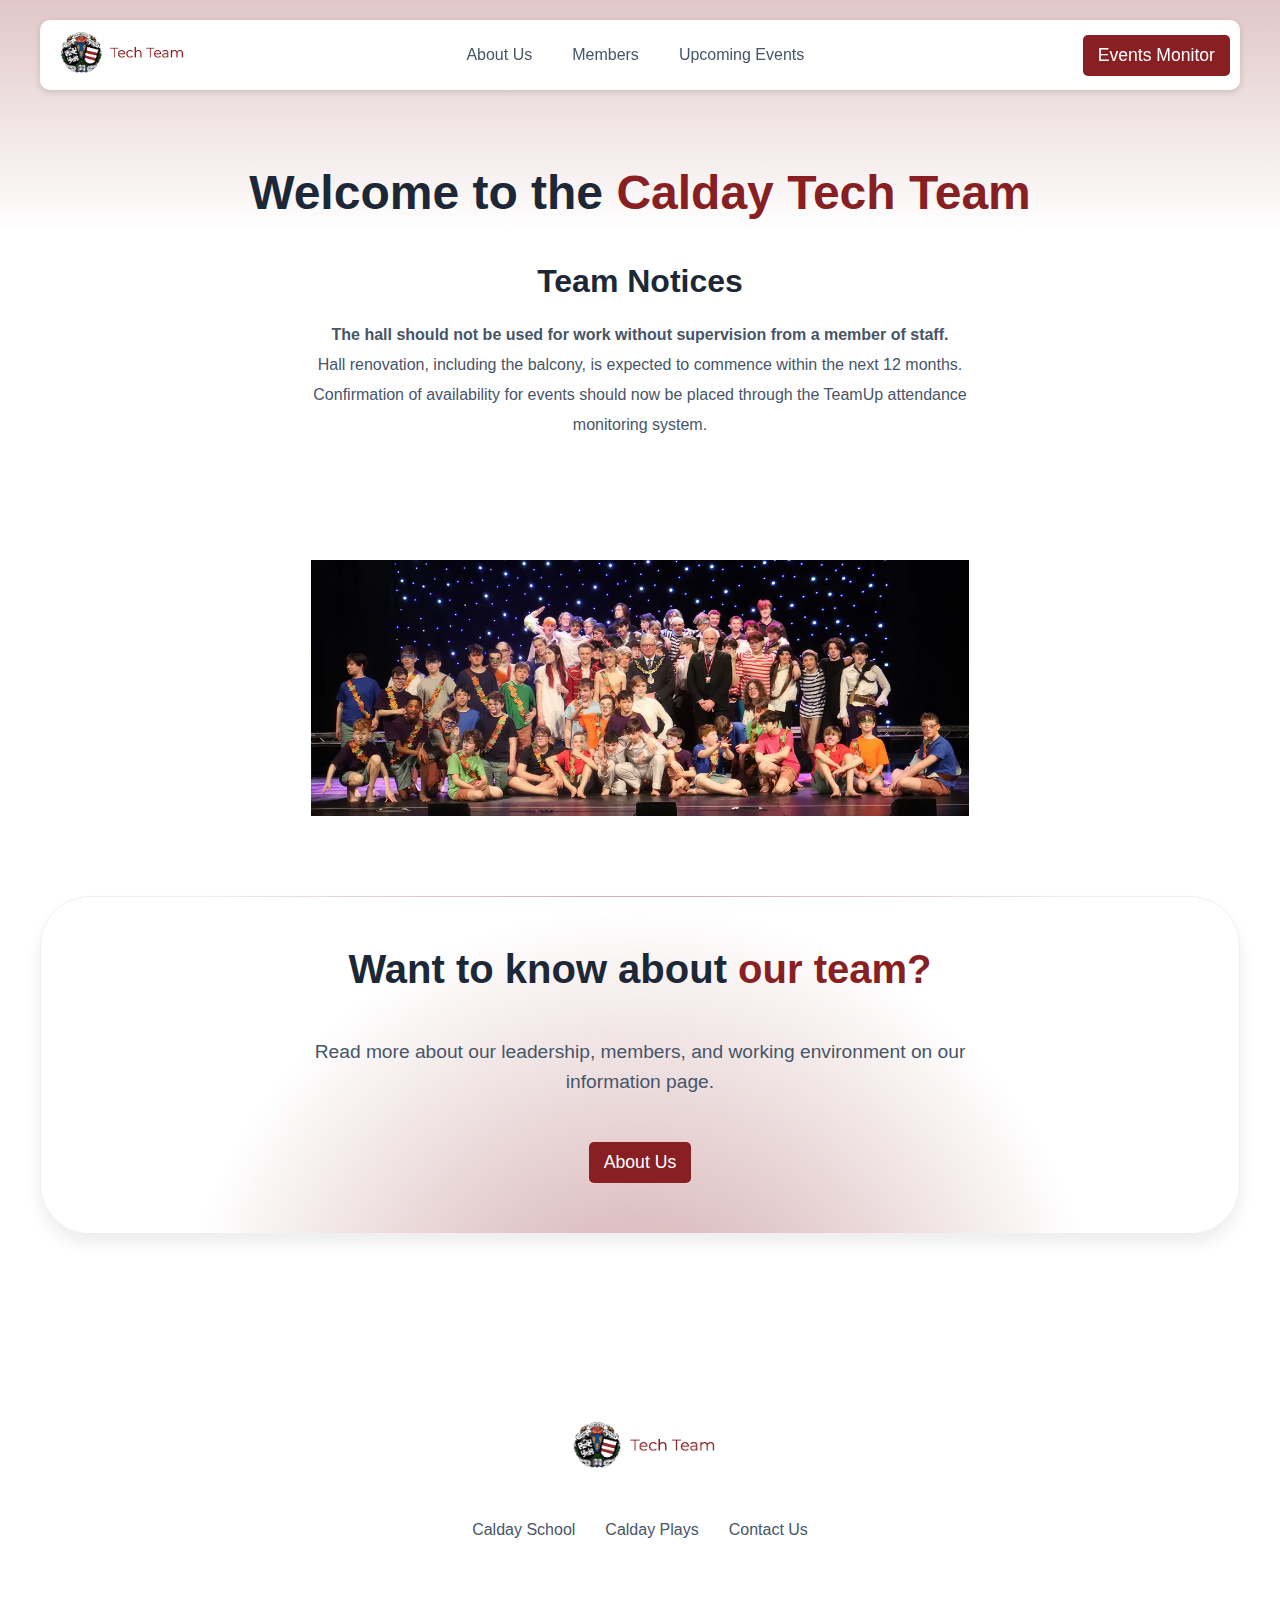
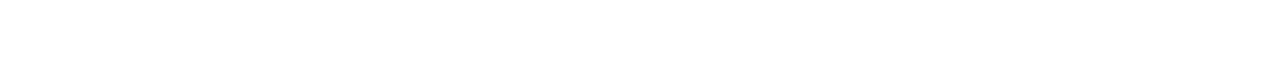
<file: index.html>
<!doctype html>
            <html lang="en">
              <head>
                <meta charset="utf-8">
                <title>Calday Tech</title>
                <meta name="generator" content="GrapesJS Studio">
                <meta name="viewport" content="width=device-width,initial-scale=1">
                <meta property="og:type" content="website">
                <meta name="robots" content="noindex">
                <link rel="stylesheet" href="./css/style.css">
                <link rel="icon" href="./Calday-Crest-Small.jpg">
              </head>
              <body id="iau9"><div class="gjs-grid-row" id="i6po"><div class="gjs-grid-column" id="itjq"><div class="gjs-grid-row" id="iyd2"><div class="gjs-grid-column" id="iqjl"><a class="gjs-link-box" id="iucmr" href="/"><img id="ig87kf" src="assets/image_2023_09_14_194724669.png"/></a></div><div class="gjs-grid-column" id="iffs"><div class="gjs-grid-row" id="it00l"><div class="gjs-grid-column" id="irtfd"><a id="icfyb" href="./about_us.html" class="gjs-link">About Us</a><a href="./members.html" id="infmy1" class="gjs-link">Members</a></div><div class="gjs-grid-column" id="icyzp"><a id="i88iz" href="./upcoming_events.html" class="gjs-link">Upcoming Events</a></div></div></div><div class="gjs-grid-column" id="id7x"><a class="gjs-button" id="i1mew" title="" href="https://teamup.com/ksmt1a6bdmq7vwgtkw" target="_blank">Events Monitor</a></div></div></div></div><div class="gjs-grid-row" id="irz7b"><div class="gjs-grid-column" id="iycz3"><h1 class="gjs-heading" id="irjua">Welcome to the <span id="i4jn1p" class="gjs-text-blue">Calday Tech Team</span></h1><div class="gjs-divider" id="i9zdg5"></div><h1 class="gjs-heading" id="injsmf"><span id="i2pbe9">Team Notices</span></h1><div id="itndw" class="text-main-content"><b>The hall should not be used for work without supervision from a member of staff.</b><br/>Hall renovation, including the balcony, is expected to commence within the next 12 months.<br/>Confirmation of availability for events should now be placed through the TeamUp attendance monitoring system.<br/></div></div></div><div class="gjs-image-box" id="i6bakl"></div><div class="gjs-grid-row" id="iz29ek"><div class="gjs-grid-column" id="ik2rdi"><h2 class="gjs-heading" id="i83vu9">Want to know about <span id="i7owfh" class="gjs-text-blue">our team?</span></h2><div id="in201n" class="text-main-content">Read more about our leadership, members, and working environment on our information page.<br/></div><a id="iwgwt5" href="./about_us.html" class="gjs-button">About Us</a></div></div><div class="gjs-grid-row" id="iv3be5"><div class="gjs-grid-column" id="ilriti"><div class="gjs-grid-row" id="im0rle"><div class="gjs-grid-column" id="iotp6j"><a class="gjs-link-box" href="/" id="iih6cv"><img id="ixpxqh" src="assets/image_2023_09_14_194724669.png"/></a></div><div class="gjs-grid-column" id="i1hx7l"><a id="ij7g8t" title="" href="https://calday.co.uk/" class="gjs-link">Calday School</a><a id="ipjdtn" href="https://caldayplays.net/" class="gjs-link">Calday Plays</a><a id="i2sl68" href="https://calday.co.uk/contact-us/" class="gjs-link">Contact Us<br/></a></div></div></div></div></body>
            </html>
</file>
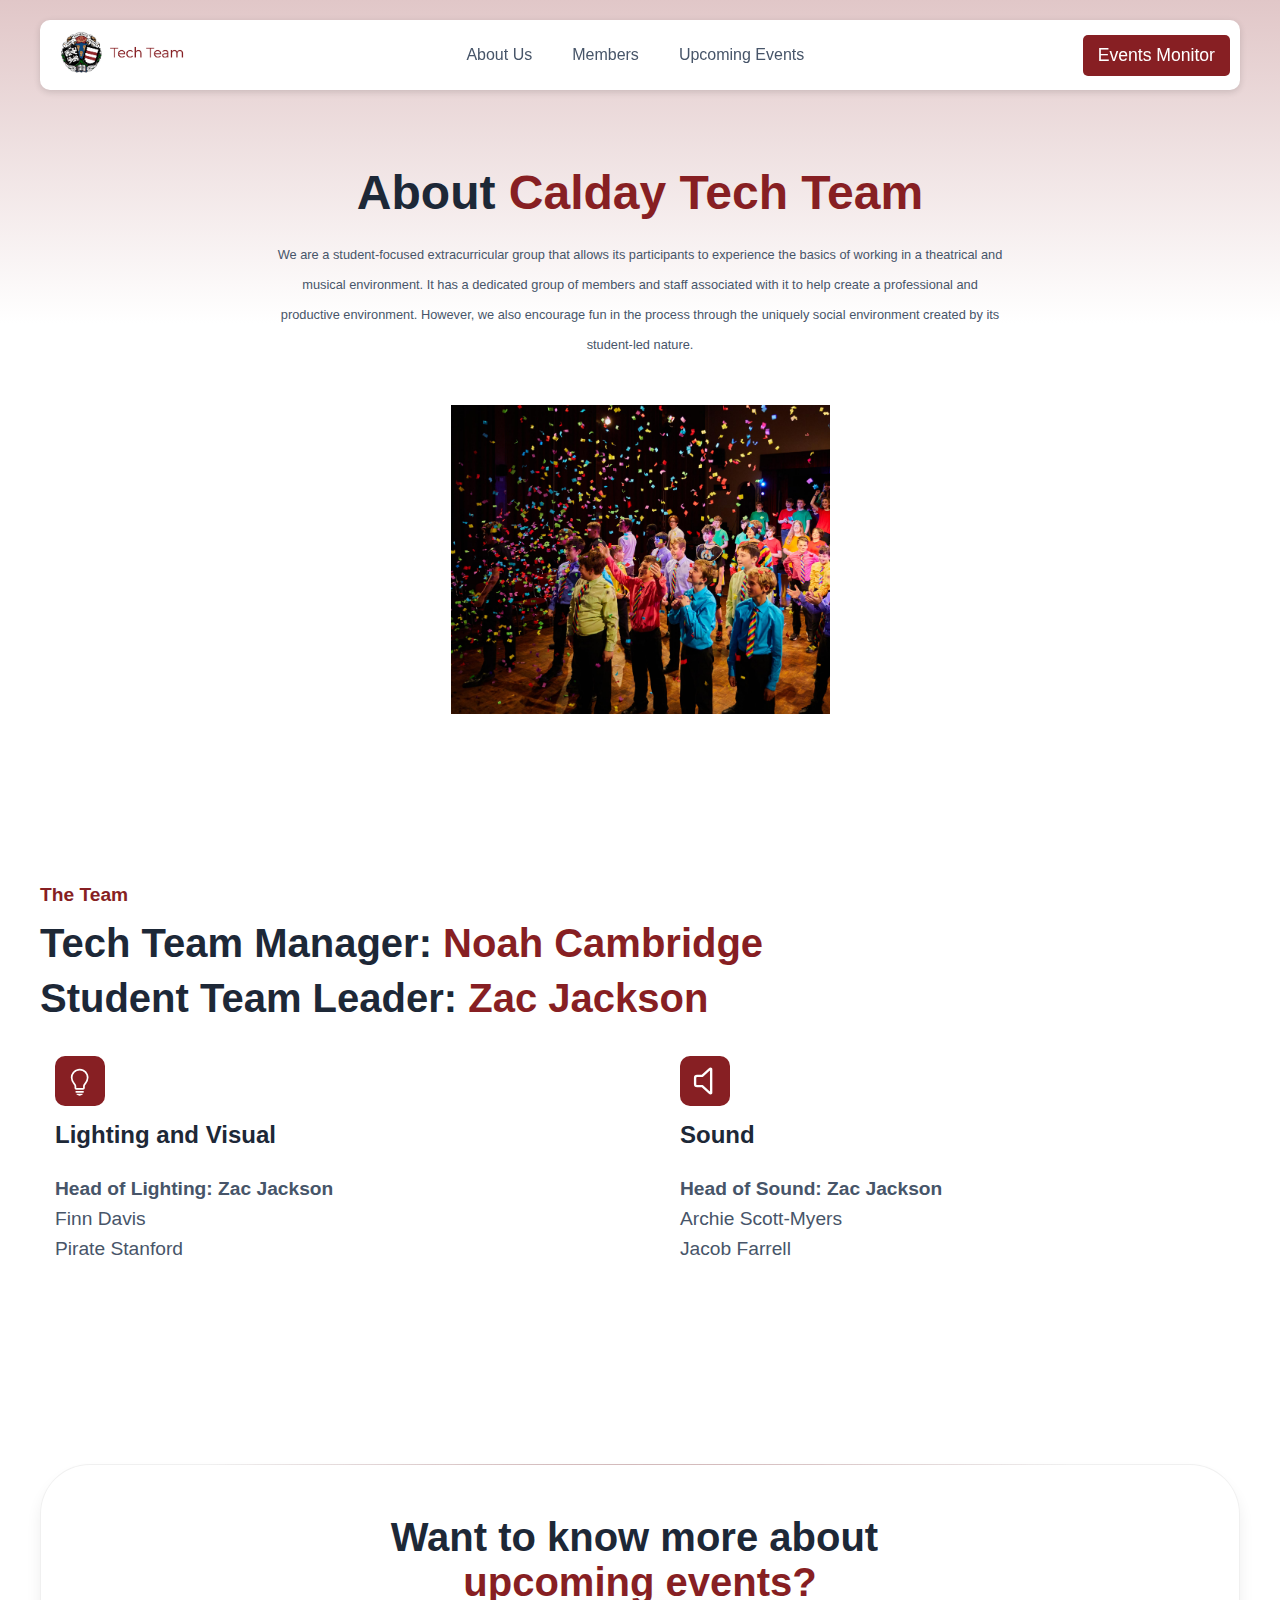
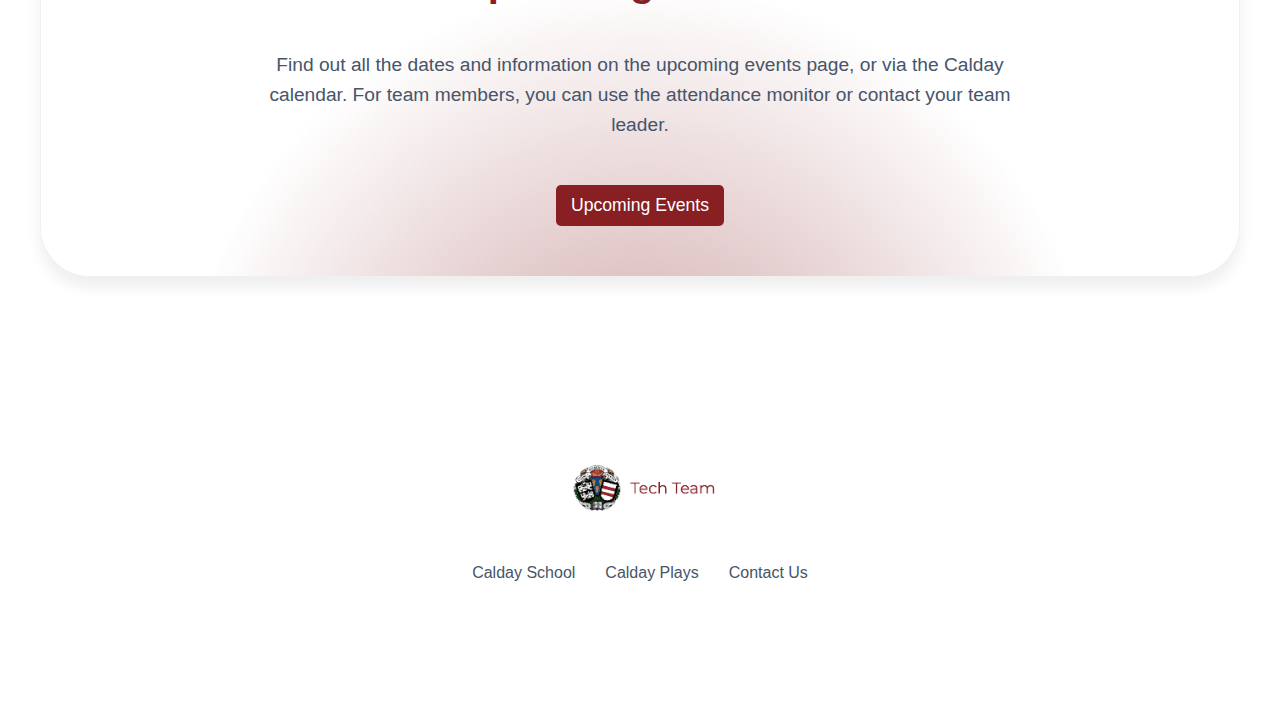
<file: about_us.html>
<!doctype html>
            <html lang="en">
              <head>
                <meta charset="utf-8">
                <title>About Us</title>
                <meta name="generator" content="GrapesJS Studio">
                <meta name="viewport" content="width=device-width,initial-scale=1">
                <meta property="og:type" content="website">
                <meta name="robots" content="index,follow">
                <link rel="stylesheet" href="./css/style.css">
              </head>
              <body id="iolqcr"><div class="gjs-grid-row" id="iiwbdt"><div class="gjs-grid-column" id="iyp9pk"><div class="gjs-grid-row" id="ij02at"><div class="gjs-grid-column" id="iikq0r"><a class="gjs-link-box" href="/" id="i6f6wl"><img src="assets/image_2023_09_14_194724669.png" id="istelz"/></a></div><div class="gjs-grid-column" id="i4jinv"><div class="gjs-grid-row" id="ifu4uu"><div class="gjs-grid-column" id="im4g95"><a href="./about_us.html" id="iszp8v" class="gjs-link">About Us</a><a href="./members.html" id="ii9dz6" class="gjs-link">Members</a></div><div class="gjs-grid-column" id="i4poeb"><a href="./upcoming_events.html" id="iuo8ew" class="gjs-link">Upcoming Events</a></div></div></div><div class="gjs-grid-column" id="io8p13"><a class="gjs-button" title="" href="https://teamup.com/ksmt1a6bdmq7vwgtkw" target="_blank" id="i79819">Events Monitor</a></div></div></div></div><div class="gjs-grid-row" id="iqg9z3"><div class="gjs-grid-column" id="i0k2xh"><h1 class="gjs-heading" id="ihtzbf">About <span id="i2i0vl" class="gjs-text-blue">Calday Tech Team</span></h1><div id="i1phev" class="text-main-content">We are a student-focused extracurricular group that allows its participants to experience the basics of working in a theatrical and musical environment. It has a dedicated group of members and staff associated with it to help create a professional and productive environment. However, we also encourage fun in the process through the uniquely social environment created by its student-led nature.<br/></div><div class="gjs-image-box" id="iipinb"></div></div></div><div class="gjs-grid-row" id="iyc9yk"><div class="gjs-grid-column" id="im344b"><h4 class="gjs-heading gjs-text-blue" id="i8ct6p">The Team</h4><h2 class="gjs-heading" id="i63gqm">Tech Team Manager: <font color="#2463eb" id="ihcp23">Noah Cambridge</font></h2><h2 class="gjs-heading" id="ijheex">Student Team Leader: <font color="#2463eb" id="i7topz">Zac Jackson</font></h2><div class="gjs-grid-row" id="i54sot"><div class="gjs-grid-column feature-item" id="ixx6yj"><div class="gjs-icon gjs-feature-icon" data-type-icon id="i4rdj1"><svg viewBox="-2.5 0.5 24 24" width="44"><path d="M10.328 6.83a5.903 5.903 0 0 1-1.439 3.64 2.874 2.874 0 0 0-.584 1v1.037a.95.95 0 0 1-.95.95h-3.71a.95.95 0 0 1-.95-.95V11.47a2.876 2.876 0 0 0-.584-1A5.903 5.903 0 0 1 .67 6.83a4.83 4.83 0 0 1 9.28-1.878 4.796 4.796 0 0 1 .38 1.88zm-.95 0a3.878 3.878 0 0 0-7.756 0c0 2.363 2.023 3.409 2.023 4.64v1.037h3.71V11.47c0-1.231 2.023-2.277 2.023-4.64zM7.83 14.572a.475.475 0 0 1-.475.476h-3.71a.475.475 0 0 1 0-.95h3.71a.475.475 0 0 1 .475.474zm-.64 1.262a.238.238 0 0 1-.078.265 2.669 2.669 0 0 1-3.274 0 .237.237 0 0 1 .145-.425h2.983a.238.238 0 0 1 .225.16z">
  </path></svg></div><h3 class="gjs-heading" id="ij6f58">Lighting and Visual</h3><div id="imm0fs" class="text-main-content"><b>Head of Lighting: Zac Jackson</b><br/>Finn Davis<br/>Pirate Stanford</div></div><div class="gjs-grid-column feature-item" id="ih51oi"><div class="gjs-icon gjs-feature-icon" data-type-icon id="io1m3h"><svg viewBox="7 4 56 56" height="35"><path d="M 40 49.5039 C 41.5937 49.5039 42.7422 48.3320 42.7422 46.7617 L 42.7422 9.3789 C 42.7422 7.8086 41.5937 6.4961 39.9531 6.4961 C 38.8047 6.4961 38.0547 7.0586 36.7890 8.1836 L 25.7734 17.9570 C 25.6328 18.0977 25.4219 18.1680 25.1875 18.1680 L 18.2265 18.1680 C 14.8984 18.1680 13.2578 19.8320 13.2578 23.3711 L 13.2578 32.6992 C 13.2578 36.2383 14.8984 37.9024 18.2265 37.9024 L 25.1875 37.9024 C 25.4219 37.9024 25.6328 37.9726 25.7734 38.1133 L 36.7890 47.9805 C 37.9375 49.0117 38.8516 49.5039 40 49.5039 Z M 38.6406 44.5586 C 38.5234 44.5586 38.3828 44.4883 38.2422 44.3477 L 27.8594 34.9961 C 27.2968 34.4805 26.8281 34.3633 26.1953 34.3633 L 18.3906 34.3633 C 17.4765 34.3633 17.0312 33.9414 17.0312 33.0039 L 17.0312 23.0664 C 17.0312 22.1524 17.4765 21.7070 18.3906 21.7070 L 26.1953 21.7070 C 26.8281 21.7070 27.2734 21.6133 27.8594 21.0742 L 38.2422 11.6524 C 38.3594 11.5586 38.5 11.4648 38.6406 11.4648 C 38.8516 11.4648 38.9687 11.6055 38.9687 11.7929 L 38.9687 44.2070 C 38.9687 44.4180 38.8516 44.5586 38.6406 44.5586 Z">
  </path></svg></div><h3 class="gjs-heading" id="iijsh8">Sound</h3><div id="i2k56l" class="text-main-content"><b>Head of Sound: Zac Jackson</b><br/>Archie Scott-Myers<br/>Jacob Farrell</div></div></div></div></div><div class="gjs-grid-row" id="i0whhe"><div class="gjs-grid-column" id="i6u9m4"><h2 class="gjs-heading" id="iqv7vk">Want to know more about <br/><span class="gjs-text-blue" id="ijw9iv">upcoming events?</span></h2><div id="iqybu8" class="text-main-content">Find out all the dates and information on the upcoming events page, or via the Calday calendar. For team members, you can use the attendance monitor or contact your team leader.<br/></div><a id="ie1gl2" href="./upcoming_events.html" class="gjs-button">Upcoming Events</a></div></div><div class="gjs-grid-row" id="il3b8h"><div class="gjs-grid-column" id="ipecki"><div class="gjs-grid-row" id="i58iwa"><div class="gjs-grid-column" id="i69fyj"><a class="gjs-link-box" href="/" id="i3q9j2"><img id="i10pbf" src="assets/image_2023_09_14_194724669.png"/></a></div><div class="gjs-grid-column" id="ic0073"><a title="" href="https://calday.co.uk/" id="i6f4pk" class="gjs-link">Calday School</a><a href="https://caldayplays.net/" id="iczfoi" class="gjs-link">Calday Plays</a><a href="https://calday.co.uk/contact-us/" id="invxbq" class="gjs-link">Contact Us<br/></a></div></div></div></div></body>
            </html>
</file>
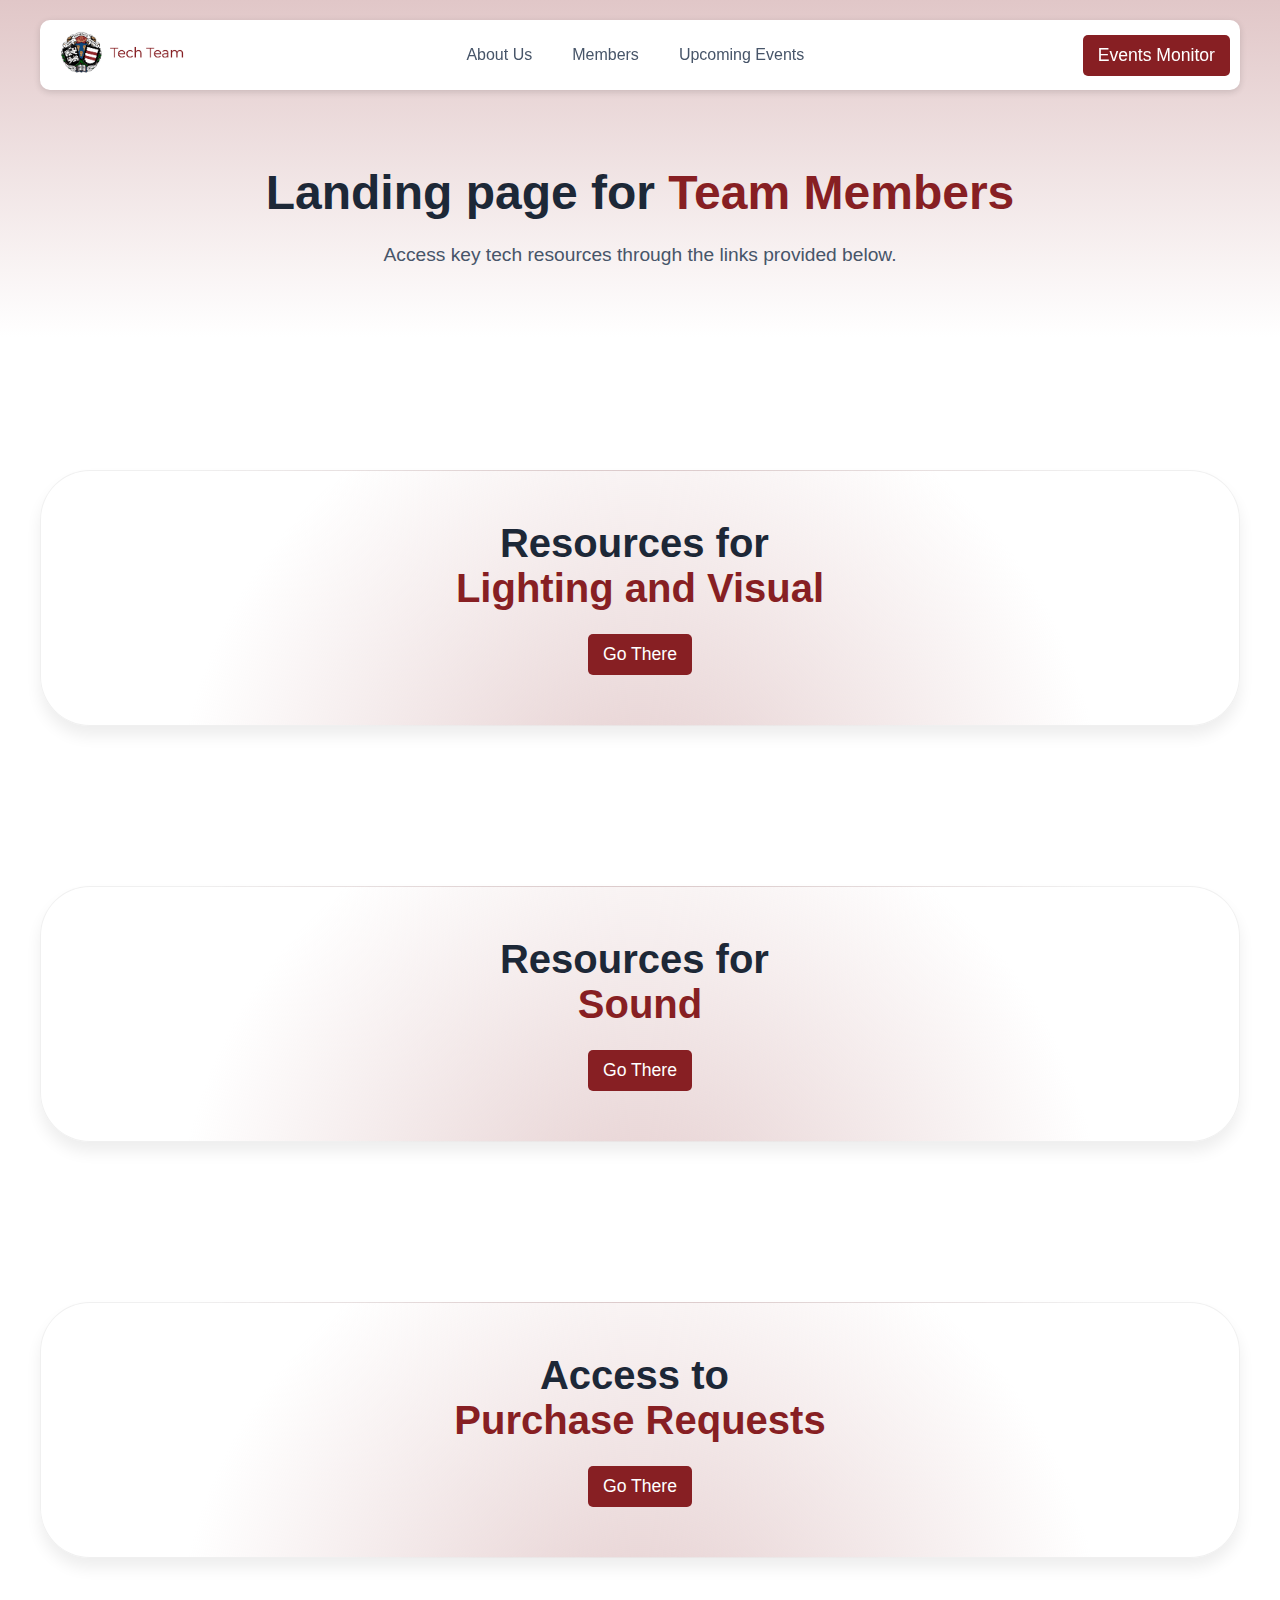
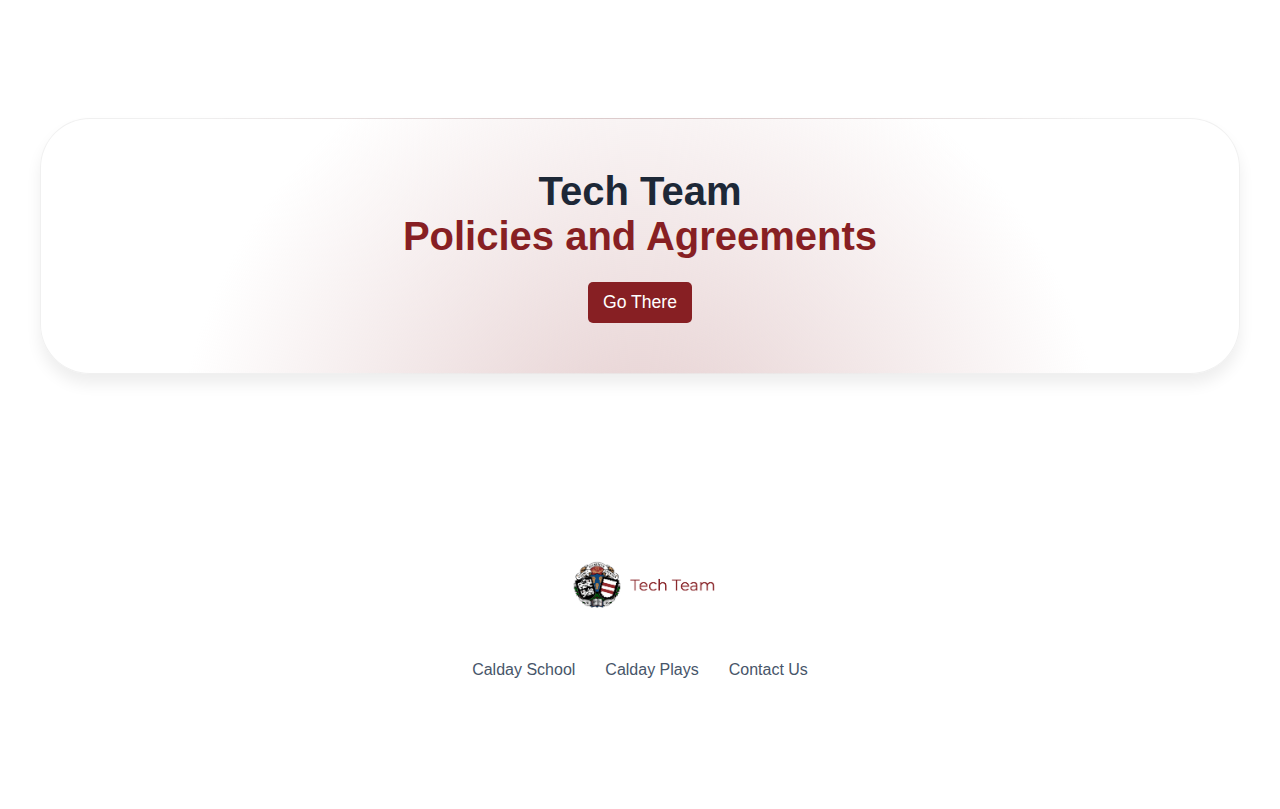
<file: members.html>
<!doctype html>
            <html lang="en">
              <head>
                <meta charset="utf-8">
                <title>Members</title>
                <meta name="generator" content="GrapesJS Studio">
                <meta name="viewport" content="width=device-width,initial-scale=1">
                <meta property="og:type" content="website">
                <meta name="robots" content="index,follow">
                <link rel="stylesheet" href="./css/style.css">
              </head>
              <body id="izq0l9"><div class="gjs-grid-row" id="it5c1u"><div class="gjs-grid-column" id="i3jzeq"><div class="gjs-grid-row" id="iw2uul"><div class="gjs-grid-column" id="i3kt4i"><a class="gjs-link-box" href="/" id="i9hhf5"><img src="assets/image_2023_09_14_194724669.png" id="igt5vd"/></a></div><div class="gjs-grid-column" id="i27fyk"><div class="gjs-grid-row" id="ig4prr"><div class="gjs-grid-column" id="ibizwr"><a href="./about_us.html" id="i38w13" class="gjs-link">About Us</a><a href="./members.html" id="ielsvk" class="gjs-link">Members</a></div><div class="gjs-grid-column" id="iailji"><a href="./upcoming_events.html" id="i26ajz" class="gjs-link">Upcoming Events</a></div></div></div><div class="gjs-grid-column" id="igmm0i"><a class="gjs-button" title="" href="https://teamup.com/ksmt1a6bdmq7vwgtkw" target="_blank" id="ircgej">Events Monitor</a></div></div></div></div><div class="gjs-grid-row" id="ixkxp5"><div class="gjs-grid-column" id="ill9tp"><h1 class="gjs-heading" id="i4t45j">Landing page for <font color="#871f23">Team Members</font></h1><div class="text-main-content" id="iyd3kl">Access key tech resources through the links provided below.</div></div></div><div class="gjs-grid-row" id="i936gy"><div class="gjs-grid-column" id="ilym8c"><h2 class="gjs-heading" id="i4hpe9">Resources for <br/><span class="gjs-text-blue" id="iufb6f">Lighting and Visual</span></h2><div class="gjs-divider" id="igpc6h"></div><a id="ift5vz" href="https://drive.google.com/drive/folders/14HgrOlbdNWyXxYerEDg47h112WqP3uxD?usp=sharing" target="_blank" class="gjs-button">Go There</a></div></div><div class="gjs-grid-row" id="ickysj"><div class="gjs-grid-column" id="iefu7f"><h2 class="gjs-heading" id="ig6i51">Resources for <br/><span class="gjs-text-blue" id="iv3xoh">Sound</span></h2><div class="gjs-divider" id="ihpjdn"></div><a id="i9vzzg" href="https://drive.google.com/drive/folders/1kYOTxIDMgoa-sjUH7pKk8g-pdxbVUMqw?usp=sharing" target="_blank" class="gjs-button">Go There</a></div></div><div class="gjs-grid-row" id="ipo611"><div class="gjs-grid-column" id="ilgy5o"><h2 class="gjs-heading" id="it0j3z">Access to <br/><span class="gjs-text-blue" id="i7r6b3">Purchase Requests</span></h2><div class="gjs-divider" id="ih2luf"></div><a id="i9ajz5" href="https://docs.google.com/spreadsheets/d/1jVCrNdBDrjI4_J4tUnppAS2G1EMugAqs_GEd0u9l3-g/edit?usp=sharing" target="_blank" class="gjs-button">Go There</a></div></div><div class="gjs-grid-row" id="i8f1g4"><div class="gjs-grid-column" id="ixvmvc"><h2 class="gjs-heading" id="ix33wk"><span class="gjs-text-blue" id="incthb"><font color="#1d2837">Tech Team<br/></font>Policies and Agreements</span></h2><div class="gjs-divider" id="iob3bj"></div><a id="i6sx57" href="https://drive.google.com/drive/folders/1PWF65T_WdwTJZmNop_VmXJwhMSQ6Y_22?usp=sharing" target="_blank" class="gjs-button">Go There</a></div></div><div class="gjs-grid-row" id="iad2gf"><div class="gjs-grid-column" id="ibkglk"><div class="gjs-grid-row" id="iwxp2a"><div class="gjs-grid-column" id="i1ywof"><a class="gjs-link-box" href="/" id="ig6duv"><img src="assets/image_2023_09_14_194724669.png" id="i79faf"/></a></div><div class="gjs-grid-column" id="itronm"><a class="gjs-link" title="" href="https://calday.co.uk/" id="i0jnte">Calday School</a><a class="gjs-link" href="https://caldayplays.net/" id="iwsz6h">Calday Plays</a><a class="gjs-link" href="https://calday.co.uk/contact-us/" id="i2tt0f">Contact Us<br/></a></div></div></div></div></body>
            </html>
</file>
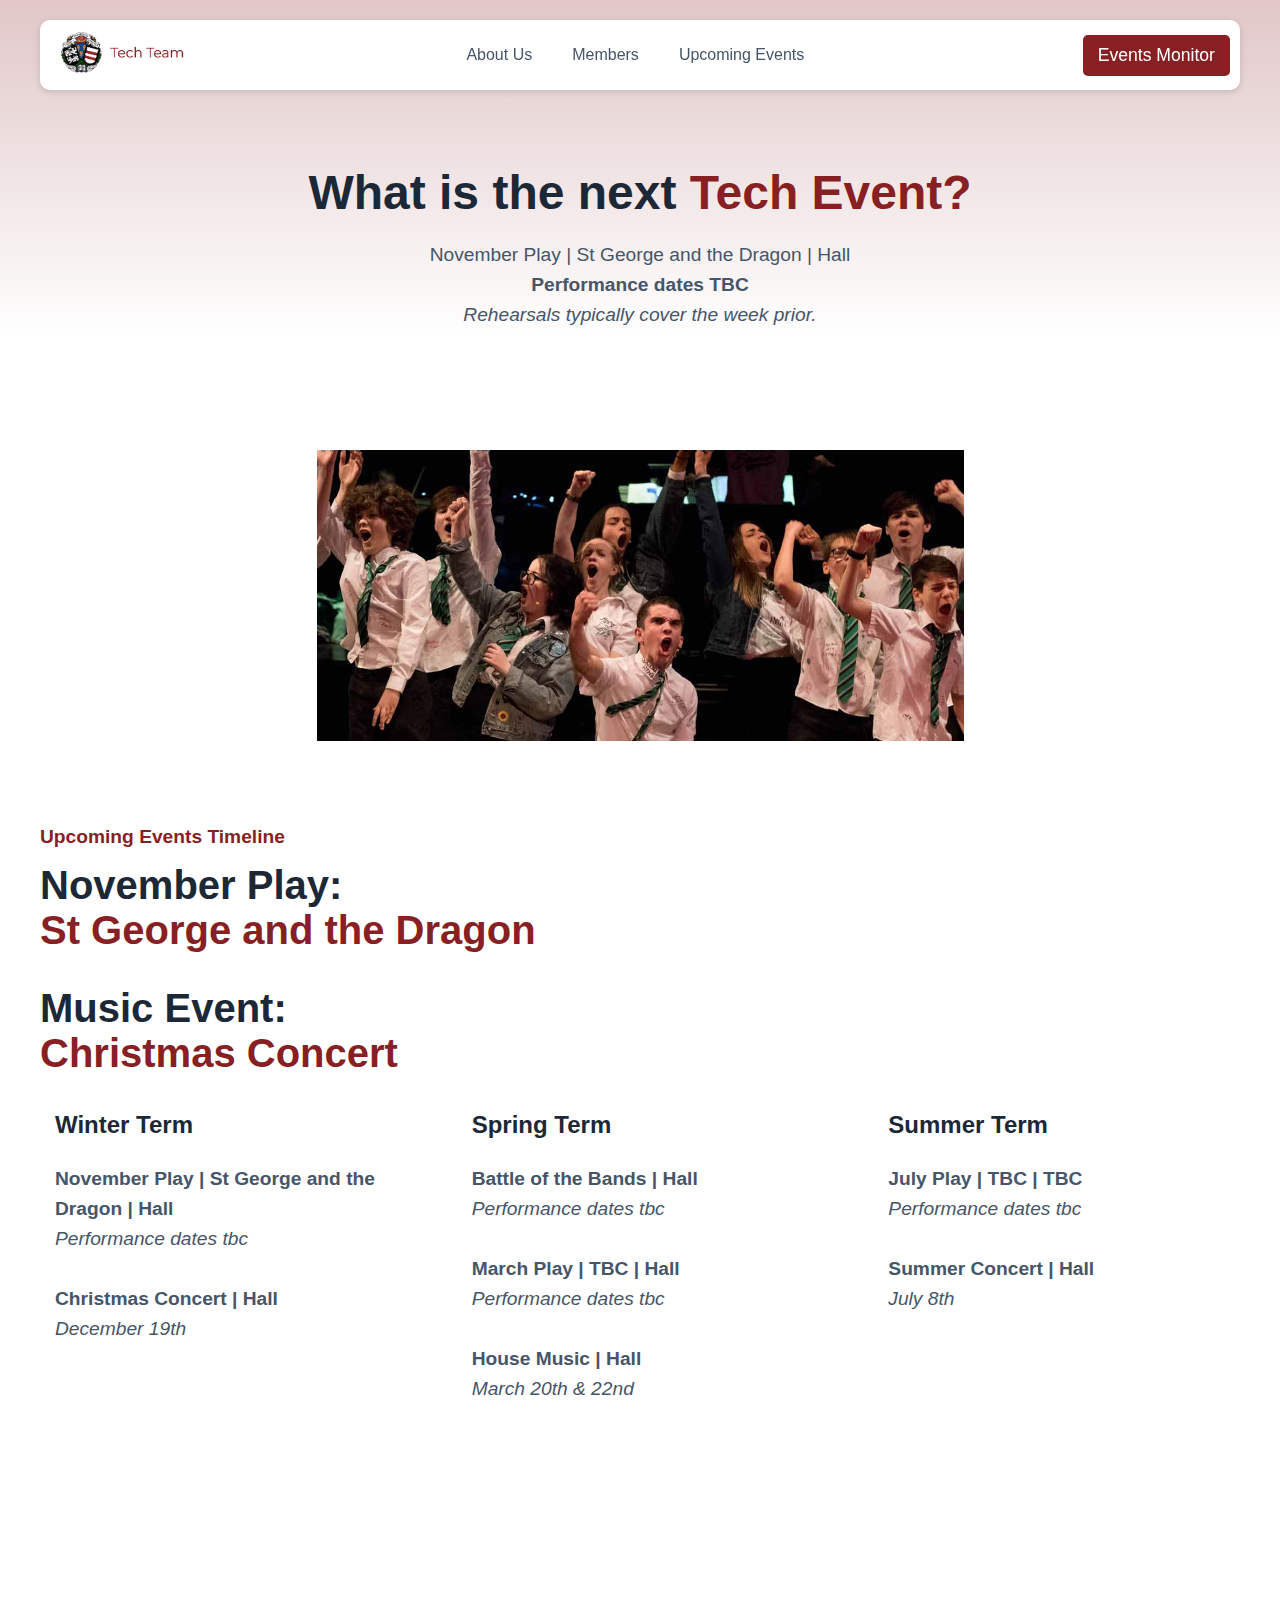
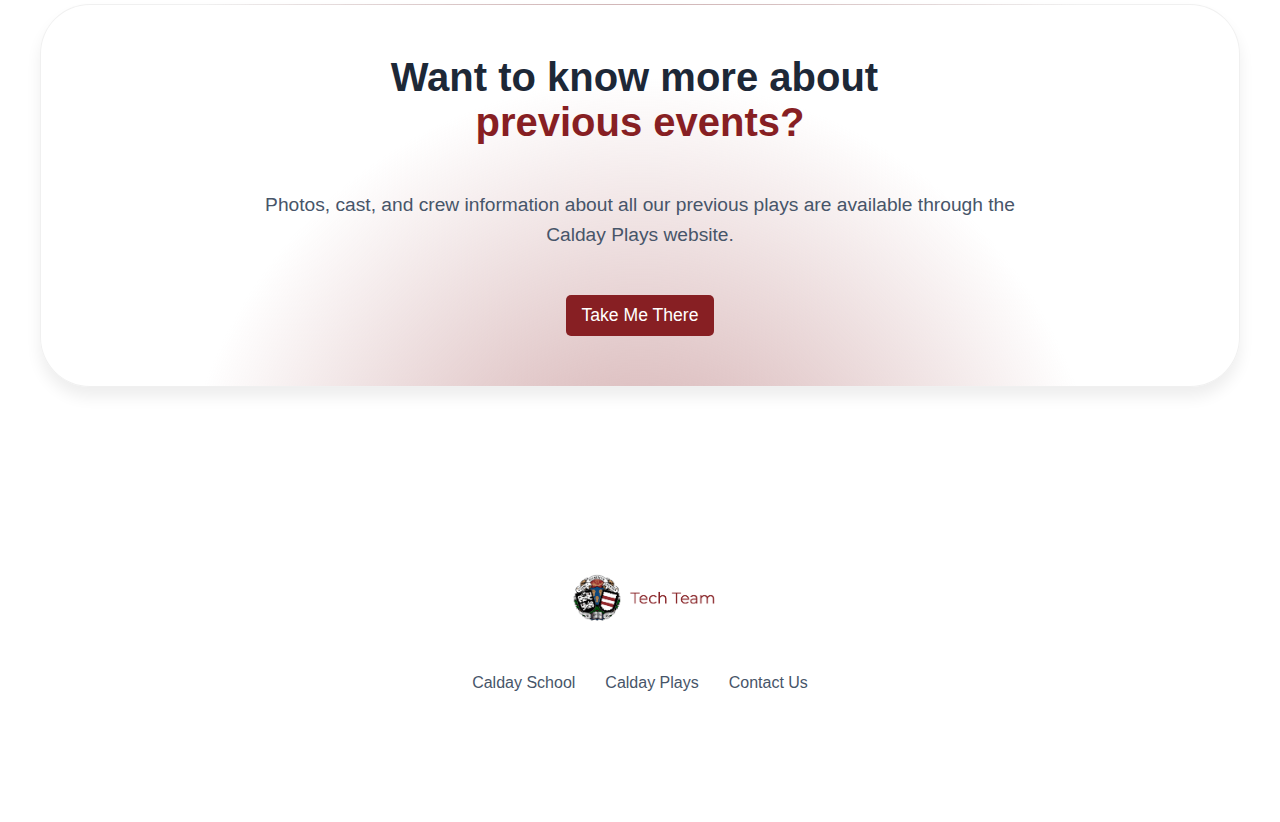
<file: upcoming_events.html>
<!doctype html>
            <html lang="en">
              <head>
                <meta charset="utf-8">
                <title>Upcoming Events</title>
                <meta name="generator" content="GrapesJS Studio">
                <meta name="viewport" content="width=device-width,initial-scale=1">
                <meta property="og:type" content="website">
                <meta name="robots" content="index,follow">
                <link rel="stylesheet" href="./css/style.css">
              </head>
              <body id="i677kl"><div class="gjs-grid-row" id="i0uybe"><div class="gjs-grid-column" id="i5adkl"><div class="gjs-grid-row" id="ixp57o"><div class="gjs-grid-column" id="if17pu"><a class="gjs-link-box" href="/" id="iyy0xx"><img src="assets/image_2023_09_14_194724669.png" id="ic433k"/></a></div><div class="gjs-grid-column" id="im6nkl"><div class="gjs-grid-row" id="izglih"><div class="gjs-grid-column" id="iy3wt9"><a href="./about_us.html" id="i42upv" class="gjs-link">About Us</a><a href="./members.html" id="invw3a" class="gjs-link">Members</a></div><div class="gjs-grid-column" id="ieif6s"><a href="" id="ih9udr" class="gjs-link">Upcoming Events</a></div></div></div><div class="gjs-grid-column" id="i055m9"><a class="gjs-button" title="" href="https://teamup.com/ksmt1a6bdmq7vwgtkw" target="_blank" id="i732zs">Events Monitor</a></div></div></div></div><div class="gjs-grid-row" id="i4iqb3"><div class="gjs-grid-column" id="i6mm28"><h1 class="gjs-heading" id="ip86s4">What is the next <font color="#871f23">Tech Event?</font></h1><div class="text-main-content" id="ix0lzl">November Play | St George and the Dragon | Hall<br/><b>Performance dates TBC</b><br/><i>Rehearsals typically cover the week prior.</i></div></div></div><div class="gjs-image-box" id="i4p9yr"></div><div class="gjs-grid-row" id="ia9u5b"><div class="gjs-grid-column" id="iyzyfx"><h4 class="gjs-heading gjs-text-blue" id="ighxv9">Upcoming Events Timeline<br/></h4><h2 class="gjs-heading" id="invr08">November Play:<br/><font color="#871f23" id="iuxudn">St George and the Dragon</font></h2><div class="gjs-divider" id="i868gi"></div><h2 class="gjs-heading" id="i0sybw">Music Event:<br/><font color="#2463eb" id="i8qtlg">Christmas Concert</font></h2><div class="gjs-grid-row" id="ikxiwx"><div class="gjs-grid-column feature-item" id="ih65vv"><h3 class="gjs-heading" id="itfjjs">Winter Term</h3><div class="text-main-content" id="i05igx"><b>November Play | St George and the Dragon | Hall</b><br/><i>Performance dates tbc</i><br/><br/><b>Christmas Concert | Hall</b><br/><i>December 19th</i></div></div><div class="gjs-grid-column feature-item" id="ilfi33"><h3 class="gjs-heading" id="i16b6k">Spring Term</h3><div class="text-main-content" id="iz4rr1"><b>Battle of the Bands | Hall</b><br/><i>Performance dates tbc</i><br/><br/><b>March Play | TBC | Hall</b><br/><i>Performance dates tbc</i><br/><br/><b>House Music | Hall</b><br/><i>March 20th &amp; 22nd</i></div></div><div class="gjs-grid-column feature-item" id="i9l8vy"><h3 class="gjs-heading" id="iegoul">Summer Term</h3><div class="text-main-content" id="ienvib"><b>July Play | TBC | TBC</b><br/><i>Performance dates tbc</i><br/><br/><b>Summer Concert | Hall</b><br/><i>July 8th</i></div></div></div></div></div><div class="gjs-grid-row" id="i26ufz"><div class="gjs-grid-column" id="ilmpll"><h2 class="gjs-heading" id="iae7jk">Want to know more about <br/><span class="gjs-text-blue" id="iepxbk">previous events?</span></h2><div class="text-main-content" id="i0dftn">Photos, cast, and crew information about all our previous plays are available through the Calday Plays website.<br/></div><a id="iwcbsk" href="https://caldayplays.net/" target="_blank" class="gjs-button">Take Me There<br/></a></div></div><div class="gjs-grid-row" id="ij1rzu"><div class="gjs-grid-column" id="inuo6t"><div class="gjs-grid-row" id="iwmrmc"><div class="gjs-grid-column" id="inqcog"><a class="gjs-link-box" href="/" id="ijojvx"><img id="inza74" src="assets/image_2023_09_14_194724669.png"/></a></div><div class="gjs-grid-column" id="i5xcc1"><a title="" href="https://calday.co.uk/" id="i3v1xj" class="gjs-link">Calday School</a><a href="https://caldayplays.net/" id="i4igcv" class="gjs-link">Calday Plays</a><a href="https://calday.co.uk/contact-us/" id="iragrt" class="gjs-link">Contact Us<br/></a></div></div></div></div></body>
            </html>
</file>
<file: css/style.css>
* { box-sizing: border-box; } body {margin: 0;}.gjs-icon{display:inline-block;text-decoration:none;color:inherit;vertical-align:middle;fill:currentColor;width:50px;height:50px;}.gjs-link-box{color:inherit;display:inline-block;vertical-align:top;padding:10px;max-width:100%;text-decoration:none;}.gjs-grid-column{flex:1 1 0%;padding:5px 0;}.gjs-grid-row{display:flex;justify-content:flex-start;align-items:stretch;flex-direction:row;min-height:auto;padding:10px 0;}.gjs-heading{margin:0;}.gjs-heading{margin:0;color:rgba(29, 40, 55, 1);}.gjs-grid-column{flex:1 1 0%;padding:5px 0;}.gjs-grid-row{display:flex;justify-content:flex-start;align-items:stretch;flex-direction:row;min-height:auto;padding:10px 0;}#iqjl{flex:0 1 auto;}.gjs-link-box{color:inherit;display:inline-block;vertical-align:top;padding:10px;max-width:100%;text-decoration:none;}.gjs-link{vertical-align:top;max-width:100%;display:inline-block;text-decoration:none;color:inherit;transition:color 0.3s ease 0s;}#id7x{flex:0 1 auto;display:block;padding-left:10px;padding-right:10px;}#iffs{flex:0 1 auto;}#iyd2{align-items:center;justify-content:space-between;padding-top:0px;padding-bottom:0px;background-color:rgba(255, 255, 255);border-top-left-radius:10px;border-top-right-radius:10px;border-bottom-right-radius:10px;border-bottom-left-radius:10px;backdrop-filter:blur(13px);box-shadow:0px 2px 7px 0px rgba(0, 0, 0, 0.14) ;}#i6po{justify-content:center;position:sticky;top:15px;padding-top:0px;padding-bottom:0px;padding-left:20px;padding-right:20px;}#itjq{width:100%;max-width:1200px;}#iucmr{display:block;padding-top:0px;padding-bottom:0px;}#it00l{padding-top:0px;padding-bottom:0px;}#icfyb{padding:10px;font-family:Verdana, Geneva, sans-serif;padding-left:20px;padding-right:20px;}#irtfd{flex:0 1 auto;}#i88iz{padding:10px;font-family:Verdana, Geneva, sans-serif;padding-left:20px;padding-right:20px;}#icyzp{flex:0 1 auto;}#irz7b{justify-content:center;padding-top:80px;padding-bottom:80px;padding-left:20px;padding-right:20px;}#iycz3{max-width:1200px;align-items:center;display:flex;flex-direction:column;gap:10px;}#irjua{font-size:3rem;text-align:center;color:rgba(29, 40, 55, 1);}#itndw{padding:10px;max-width:750px;margin-bottom:25px;text-align:center;font-size:1rem;}.text-content{line-height:20px;}.text-main-content{line-height:30px;font-size:1.2rem;}#iau9{font-family:Arial, Helvetica, sans-serif;background-image:linear-gradient(180deg, rgba(135, 31, 35, 0.25), white 14%);background-position:0px 0px;background-size:100% 100%;background-repeat:repeat;background-attachment:scroll;background-origin:padding-box;color:#475569;}.gjs-grid-column.feature-item{padding-top:15px;padding-right:15px;padding-bottom:15px;padding-left:15px;display:flex;flex-direction:column;gap:15px;min-width:30%;}.gjs-grid-column.testimonial-item{padding-top:15px;padding-right:15px;padding-bottom:15px;padding-left:15px;display:flex;flex-direction:column;gap:15px;min-width:45%;background-color:rgba(247, 247, 247, 0.23);border-top-left-radius:5px;border-top-right-radius:5px;border-bottom-right-radius:5px;border-bottom-left-radius:5px;align-items:flex-start;border-top-width:1px;border-right-width:1px;border-bottom-width:1px;border-left-width:1px;border-top-style:solid;border-right-style:solid;border-bottom-style:solid;border-left-style:solid;border-top-color:rgba(0, 0, 0, 0.06);border-right-color:rgba(0, 0, 0, 0.06);border-bottom-color:rgba(0, 0, 0, 0.06);border-left-color:rgba(0, 0, 0, 0.06);}#ilriti{max-width:1200px;display:flex;flex-direction:column;}#iv3be5{justify-content:center;padding-top:80px;padding-left:20px;padding-right:20px;padding-bottom:80px;}#im0rle{flex-direction:column;}#iih6cv{display:block;padding-top:0px;padding-bottom:0px;}#iotp6j{align-self:center;}#ij7g8t{display:block;}#ipjdtn{display:block;}#i1hx7l{display:flex;gap:30px;flex:0 1 auto;justify-content:center;margin-top:30px;margin-bottom:30px;}#i2sl68{display:block;}.gjs-button{vertical-align:top;max-width:100%;display:inline-block;text-decoration:none;color:white;padding-right:15px;padding-bottom:10px;padding-left:15px;background-color:rgb(36, 99, 235);border-top-left-radius:5px;border-top-right-radius:5px;border-bottom-right-radius:5px;border-bottom-left-radius:5px;padding-top:10px;font-size:1.1rem;text-align:center;}.gjs-text-blue{color:rgb(36, 99, 235);}#in201n{padding:10px;max-width:750px;margin-bottom:35px;padding-left:0px;padding-right:0px;text-align:center;margin-top:35px;}#ik2rdi{max-width:1200px;align-items:center;display:flex;flex-direction:column;padding-top:50px;padding-right:50px;padding-bottom:50px;padding-left:50px;border-top-left-radius:50px;border-top-right-radius:50px;border-bottom-right-radius:50px;border-bottom-left-radius:50px;border-top-width:1px;border-right-width:1px;border-bottom-width:1px;border-left-width:1px;border-top-style:solid;border-right-style:solid;border-bottom-style:solid;border-left-style:solid;border-top-color:rgba(0, 0, 0, 0.06);border-right-color:rgba(0, 0, 0, 0.06);border-bottom-color:rgba(0, 0, 0, 0.06);border-left-color:rgba(0, 0, 0, 0.06);background-image:radial-gradient(515px at 50% 141%, rgba(135, 31, 35, 0.36) 10%, white 90%);background-position:0px 0px;background-size:100% 100%;background-repeat:repeat;background-attachment:scroll;background-origin:padding-box;box-shadow:0px 10px 15px 0 rgba(0, 0, 0, 0.07) ;}#iz29ek{justify-content:center;padding-top:80px;padding-bottom:80px;padding-left:20px;padding-right:20px;}.gjs-link:hover{color:rgb(36, 99, 235);text-decoration:underline;}.gjs-icon{display:inline-block;text-decoration:none;color:inherit;vertical-align:middle;fill:currentColor;width:50px;height:50px;}.gjs-icon.gjs-feature-icon{padding-top:10px;padding-right:10px;padding-bottom:10px;padding-left:10px;background-color:rgb(36, 99, 235);color:white;border-top-left-radius:10px;border-top-right-radius:10px;border-bottom-right-radius:10px;border-bottom-left-radius:10px;}#i83vu9{font-size:2.5rem;text-align:center;}#infmy1{padding:10px;font-family:Verdana, Geneva, sans-serif;padding-left:20px;padding-right:20px;}#i1mew{background-color:#871f23;font-family:Verdana, Geneva, sans-serif;}#ig87kf{color:black;width:138px;height:56px;}#i4jn1p{color:#871f23;}#istelz{color:black;width:138px;height:56px;}#i6f6wl{display:block;padding-top:0px;padding-bottom:0px;}#iikq0r{flex:0 1 auto;}#iszp8v{padding:10px;font-family:Verdana, Geneva, sans-serif;padding-left:20px;padding-right:20px;}#ii9dz6{padding:10px;font-family:Verdana, Geneva, sans-serif;padding-left:20px;padding-right:20px;}#im4g95{flex:0 1 auto;}#iuo8ew{padding:10px;font-family:Verdana, Geneva, sans-serif;padding-left:20px;padding-right:20px;}#i4poeb{flex:0 1 auto;}#ifu4uu{padding-top:0px;padding-bottom:0px;}#i4jinv{flex:0 1 auto;}#i79819{background-color:#871f23;}#io8p13{flex:0 1 auto;display:block;padding-left:10px;padding-right:10px;}#ij02at{align-items:center;justify-content:space-between;padding-top:0px;padding-bottom:0px;background-color:rgba(255, 255, 255);border-top-left-radius:10px;border-top-right-radius:10px;border-bottom-right-radius:10px;border-bottom-left-radius:10px;backdrop-filter:blur(13px);box-shadow:0px 2px 7px 0px rgba(0, 0, 0, 0.14) ;}#iyp9pk{width:100%;max-width:1200px;}#iiwbdt{justify-content:center;position:sticky;top:15px;padding-top:0px;padding-bottom:0px;padding-left:20px;padding-right:20px;}#i2i0vl{color:#871f23;}#ihtzbf{font-size:3rem;text-align:center;color:rgba(29, 40, 55, 1);}#i1phev{padding:10px;max-width:750px;margin-bottom:25px;text-align:center;font-family:Verdana, Geneva, sans-serif;font-size:0.8rem;}#i0k2xh{max-width:1200px;align-items:center;display:flex;flex-direction:column;gap:10px;}#iqg9z3{justify-content:center;padding-top:80px;padding-bottom:80px;padding-left:20px;padding-right:20px;}#i8ct6p{font-size:1.2rem;margin-bottom:15px;color:#871f23;}#i63gqm{font-size:2.5rem;margin-bottom:10px;max-width:750px;}#ij6f58{font-size:1.5rem;}#imm0fs{padding:10px;padding-left:0px;padding-right:0px;}#iijsh8{font-size:1.5rem;}#i2k56l{padding:10px;padding-left:0px;padding-right:0px;}#i54sot{width:100%;flex-wrap:wrap;justify-content:flex-start;gap:50px;}#im344b{max-width:1200px;display:flex;flex-direction:column;}#iyc9yk{justify-content:center;padding-top:80px;padding-bottom:80px;padding-left:20px;padding-right:20px;}#iqv7vk{font-size:2.5rem;text-align:center;padding-top:0px;padding-right:0px;padding-bottom:0px;padding-left:0px;margin-top:0px;margin-right:0px;margin-bottom:0px;margin-left:0px;}#iqybu8{padding:10px;max-width:750px;margin-bottom:35px;padding-left:0px;padding-right:0px;text-align:center;margin-top:35px;}#i6u9m4{max-width:1200px;align-items:center;display:flex;flex-direction:column;padding-top:50px;padding-right:50px;padding-bottom:50px;padding-left:50px;border-top-left-radius:50px;border-top-right-radius:50px;border-bottom-right-radius:50px;border-bottom-left-radius:50px;border-top-width:1px;border-right-width:1px;border-bottom-width:1px;border-left-width:1px;border-top-style:solid;border-right-style:solid;border-bottom-style:solid;border-left-style:solid;border-top-color:rgba(0, 0, 0, 0.06);border-right-color:rgba(0, 0, 0, 0.06);border-bottom-color:rgba(0, 0, 0, 0.06);border-left-color:rgba(0, 0, 0, 0.06);background-image:radial-gradient(515px at 50% 141%, rgba(135, 31, 35, 0.36) 10%, white 90%);background-position:0px 0px;background-size:100% 100%;background-repeat:repeat;background-attachment:scroll;background-origin:padding-box;box-shadow:0px 10px 15px 0 rgba(0, 0, 0, 0.07) ;}#i0whhe{justify-content:center;padding-top:80px;padding-bottom:80px;padding-left:20px;padding-right:20px;}#i3q9j2{display:block;padding-top:0px;padding-bottom:0px;}#i69fyj{align-self:center;}#i6f4pk{display:block;}#iczfoi{display:block;}#invxbq{display:block;}#ic0073{display:flex;gap:30px;flex:0 1 auto;justify-content:center;margin-top:30px;margin-bottom:30px;}#i58iwa{flex-direction:column;}#ipecki{max-width:1200px;display:flex;flex-direction:column;}#il3b8h{justify-content:center;padding-top:80px;padding-left:20px;padding-right:20px;padding-bottom:80px;}#iolqcr{font-family:Arial, Helvetica, sans-serif;background-image:linear-gradient(180deg, rgba(135, 31, 35, 0.25), white 14%);background-position:0px 0px;background-size:100% 100%;background-repeat:repeat;background-attachment:scroll;background-origin:padding-box;color:#475569;}.gjs-image-box{height:200px;width:100%;}#iipinb{background-image:url('../assets/image_2023_09_14_201602910.png');background-size:contain;background-position:center center;background-attachment:scroll;background-repeat:no-repeat;height:309px;}#iipinb{background-image:url('../assets/image_2023_09_14_201602910.png');background-size:contain;background-position:center center;background-attachment:scroll;background-repeat:no-repeat;}#ijheex{font-size:2.5rem;margin-bottom:10px;max-width:750px;}#ihcp23{color:#871f23;}#i7topz{color:#871f23;}#io1m3h{background-color:#871f23;}#i4rdj1{background-color:#871f23;}#ijw9iv{color:#871f23;}#ie1gl2{background-color:#871f23;}#ic433k{color:black;width:138px;height:56px;}#iyy0xx{display:block;padding-top:0px;padding-bottom:0px;}#if17pu{flex:0 1 auto;}#i42upv{padding:10px;font-family:Verdana, Geneva, sans-serif;padding-left:20px;padding-right:20px;}#invw3a{padding:10px;font-family:Verdana, Geneva, sans-serif;padding-left:20px;padding-right:20px;}#iy3wt9{flex:0 1 auto;}#ih9udr{padding:10px;font-family:Verdana, Geneva, sans-serif;padding-left:20px;padding-right:20px;}#ieif6s{flex:0 1 auto;}#izglih{padding-top:0px;padding-bottom:0px;}#im6nkl{flex:0 1 auto;}#i732zs{background-color:#871f23;}#i055m9{flex:0 1 auto;display:block;padding-left:10px;padding-right:10px;}#ixp57o{align-items:center;justify-content:space-between;padding-top:0px;padding-bottom:0px;background-color:rgba(255, 255, 255);border-top-left-radius:10px;border-top-right-radius:10px;border-bottom-right-radius:10px;border-bottom-left-radius:10px;backdrop-filter:blur(13px);box-shadow:0px 2px 7px 0px rgba(0, 0, 0, 0.14) ;}#i5adkl{width:100%;max-width:1200px;}#i0uybe{justify-content:center;position:sticky;top:15px;padding-top:0px;padding-bottom:0px;padding-left:20px;padding-right:20px;}#inrs0m{color:#871f23;}#ip86s4{font-size:3rem;text-align:center;color:rgba(29, 40, 55, 1);}#ix0lzl{padding:10px;max-width:750px;margin-bottom:25px;text-align:center;font-family:Verdana, Geneva, sans-serif;font-size:1.2rem;}#i6mm28{max-width:1200px;align-items:center;display:flex;flex-direction:column;gap:10px;}#i4iqb3{justify-content:center;padding-top:80px;padding-bottom:80px;padding-left:20px;padding-right:20px;}#ighxv9{font-size:1.2rem;margin-bottom:15px;color:#871f23;}#i16qxl{color:#871f23;}#invr08{font-size:2.5rem;margin-bottom:10px;max-width:750px;margin-top:0px;margin-right:0px;margin-left:0px;}#i8qtlg{color:#871f23;}#i0sybw{font-size:2.5rem;margin-bottom:10px;max-width:750px;}#itfjjs{font-size:1.5rem;}#i05igx{padding:10px;padding-left:0px;padding-right:0px;}#iegoul{font-size:1.5rem;}#ienvib{padding:10px;padding-left:0px;padding-right:0px;}#ikxiwx{width:100%;flex-wrap:wrap;justify-content:flex-start;gap:50px;}#iyzyfx{max-width:1200px;display:flex;flex-direction:column;}#ia9u5b{justify-content:center;padding-top:80px;padding-bottom:80px;padding-left:20px;padding-right:20px;}#iepxbk{color:#871f23;}#iae7jk{font-size:2.5rem;text-align:center;padding-top:0px;padding-right:0px;padding-bottom:0px;padding-left:0px;margin-top:0px;margin-right:0px;margin-bottom:0px;margin-left:0px;}#i0dftn{padding:10px;max-width:750px;margin-bottom:35px;padding-left:0px;padding-right:0px;text-align:center;margin-top:35px;}#iwcbsk{background-color:#871f23;}#ilmpll{max-width:1200px;align-items:center;display:flex;flex-direction:column;padding-top:50px;padding-right:50px;padding-bottom:50px;padding-left:50px;border-top-left-radius:50px;border-top-right-radius:50px;border-bottom-right-radius:50px;border-bottom-left-radius:50px;border-top-width:1px;border-right-width:1px;border-bottom-width:1px;border-left-width:1px;border-top-style:solid;border-right-style:solid;border-bottom-style:solid;border-left-style:solid;border-top-color:rgba(0, 0, 0, 0.06);border-right-color:rgba(0, 0, 0, 0.06);border-bottom-color:rgba(0, 0, 0, 0.06);border-left-color:rgba(0, 0, 0, 0.06);background-image:radial-gradient(515px at 50% 141%, rgba(135, 31, 35, 0.36) 10%, white 90%);background-position:0px 0px;background-size:100% 100%;background-repeat:repeat;background-attachment:scroll;background-origin:padding-box;box-shadow:0px 10px 15px 0 rgba(0, 0, 0, 0.07) ;}#i26ufz{justify-content:center;padding-top:80px;padding-bottom:80px;padding-left:20px;padding-right:20px;}#ijojvx{display:block;padding-top:0px;padding-bottom:0px;}#inqcog{align-self:center;}#i3v1xj{display:block;}#i4igcv{display:block;}#iragrt{display:block;}#i5xcc1{display:flex;gap:30px;flex:0 1 auto;justify-content:center;margin-top:30px;margin-bottom:30px;}#iwmrmc{flex-direction:column;}#inuo6t{max-width:1200px;display:flex;flex-direction:column;}#ij1rzu{justify-content:center;padding-top:80px;padding-left:20px;padding-right:20px;padding-bottom:80px;}#i677kl{font-family:Arial, Helvetica, sans-serif;background-image:linear-gradient(180deg, rgba(135, 31, 35, 0.25), white 14%);background-position:0px 0px;background-size:100% 100%;background-repeat:repeat;background-attachment:scroll;background-origin:padding-box;color:#475569;}#i10pbf{color:black;width:159px;height:63px;}#i16b6k{font-size:1.5rem;}#iz4rr1{padding:10px;padding-left:0px;padding-right:0px;}.gjs-divider{height:3px;width:100%;margin:10px;background-color:rgba(0, 0, 0, 0.05);}#i868gi{background-color:rgba(255,255,255);}#inza74{color:black;width:159px;height:63px;}#igt5vd{color:black;width:138px;height:56px;}#i9hhf5{display:block;padding-top:0px;padding-bottom:0px;}#i3kt4i{flex:0 1 auto;}#i38w13{padding:10px;font-family:Verdana, Geneva, sans-serif;padding-left:20px;padding-right:20px;}#ielsvk{padding:10px;font-family:Verdana, Geneva, sans-serif;padding-left:20px;padding-right:20px;}#ibizwr{flex:0 1 auto;}#i26ajz{padding:10px;font-family:Verdana, Geneva, sans-serif;padding-left:20px;padding-right:20px;}#iailji{flex:0 1 auto;}#ig4prr{padding-top:0px;padding-bottom:0px;}#i27fyk{flex:0 1 auto;}#ircgej{background-color:#871f23;}#igmm0i{flex:0 1 auto;display:block;padding-left:10px;padding-right:10px;}#iw2uul{align-items:center;justify-content:space-between;padding-top:0px;padding-bottom:0px;background-color:rgba(255, 255, 255);border-top-left-radius:10px;border-top-right-radius:10px;border-bottom-right-radius:10px;border-bottom-left-radius:10px;backdrop-filter:blur(13px);box-shadow:0px 2px 7px 0px rgba(0, 0, 0, 0.14) ;}#i3jzeq{width:100%;max-width:1200px;}#it5c1u{justify-content:center;position:sticky;top:15px;padding-top:0px;padding-bottom:0px;padding-left:20px;padding-right:20px;}#i4t45j{font-size:3rem;text-align:center;color:rgba(29, 40, 55, 1);}#iyd3kl{padding:10px;max-width:750px;margin-bottom:25px;text-align:center;font-family:Verdana, Geneva, sans-serif;font-size:1.2rem;}#ill9tp{max-width:1200px;align-items:center;display:flex;flex-direction:column;gap:10px;}#ixkxp5{justify-content:center;padding-top:80px;padding-bottom:80px;padding-left:20px;padding-right:20px;}#iufb6f{color:#871f23;}#i4hpe9{font-size:2.5rem;text-align:center;padding-top:0px;padding-right:0px;padding-bottom:0px;padding-left:0px;margin-top:0px;margin-right:0px;margin-bottom:0px;margin-left:0px;}#ift5vz{background-color:#871f23;}#ilym8c{max-width:1200px;align-items:center;display:flex;flex-direction:column;padding-top:50px;padding-right:50px;padding-bottom:50px;padding-left:50px;border-top-left-radius:50px;border-top-right-radius:50px;border-bottom-right-radius:50px;border-bottom-left-radius:50px;border-top-width:1px;border-right-width:1px;border-bottom-width:1px;border-left-width:1px;border-top-style:solid;border-right-style:solid;border-bottom-style:solid;border-left-style:solid;border-top-color:rgba(0, 0, 0, 0.06);border-right-color:rgba(0, 0, 0, 0.06);border-bottom-color:rgba(0, 0, 0, 0.06);border-left-color:rgba(0, 0, 0, 0.06);background-image:radial-gradient(515px at 50% 141%, rgba(135, 31, 35, 0.2) 10%, white 90%);background-position:0px 0px;background-size:100% 100%;background-repeat:repeat;background-attachment:scroll;background-origin:padding-box;box-shadow:0px 10px 15px 0 rgba(0, 0, 0, 0.07) ;}#i936gy{justify-content:center;padding-top:80px;padding-bottom:80px;padding-left:20px;padding-right:20px;}#i79faf{color:black;width:159px;height:63px;}#ig6duv{display:block;padding-top:0px;padding-bottom:0px;}#i1ywof{align-self:center;}#i0jnte{display:block;}#iwsz6h{display:block;}#i2tt0f{display:block;}#itronm{display:flex;gap:30px;flex:0 1 auto;justify-content:center;margin-top:30px;margin-bottom:30px;}#iwxp2a{flex-direction:column;}#ibkglk{max-width:1200px;display:flex;flex-direction:column;}#iad2gf{justify-content:center;padding-top:80px;padding-left:20px;padding-right:20px;padding-bottom:80px;}#izq0l9{font-family:Arial, Helvetica, sans-serif;background-image:linear-gradient(180deg, rgba(135, 31, 35, 0.25), white 14%);background-position:0px 0px;background-size:100% 100%;background-repeat:repeat;background-attachment:scroll;background-origin:padding-box;color:#475569;}#igpc6h{background-color:rgba(0, 0, 0, 0);}#iv3xoh{color:#871f23;}#ig6i51{font-size:2.5rem;text-align:center;padding-top:0px;padding-right:0px;padding-bottom:0px;padding-left:0px;margin-top:0px;margin-right:0px;margin-bottom:0px;margin-left:0px;}#ihpjdn{background-color:rgba(0, 0, 0, 0);}#i9vzzg{background-color:#871f23;}#iefu7f{max-width:1200px;align-items:center;display:flex;flex-direction:column;padding-top:50px;padding-right:50px;padding-bottom:50px;padding-left:50px;border-top-left-radius:50px;border-top-right-radius:50px;border-bottom-right-radius:50px;border-bottom-left-radius:50px;border-top-width:1px;border-right-width:1px;border-bottom-width:1px;border-left-width:1px;border-top-style:solid;border-right-style:solid;border-bottom-style:solid;border-left-style:solid;border-top-color:rgba(0, 0, 0, 0.06);border-right-color:rgba(0, 0, 0, 0.06);border-bottom-color:rgba(0, 0, 0, 0.06);border-left-color:rgba(0, 0, 0, 0.06);background-image:radial-gradient(515px at 50% 141%, rgba(135, 31, 35, 0.2) 10%, white 90%);background-position:0px 0px;background-size:100% 100%;background-repeat:repeat;background-attachment:scroll;background-origin:padding-box;box-shadow:0px 10px 15px 0 rgba(0, 0, 0, 0.07) ;}#ickysj{justify-content:center;padding-top:80px;padding-bottom:80px;padding-left:20px;padding-right:20px;}#i7r6b3{color:#871f23;}#it0j3z{font-size:2.5rem;text-align:center;padding-top:0px;padding-right:0px;padding-bottom:0px;padding-left:0px;margin-top:0px;margin-right:0px;margin-bottom:0px;margin-left:0px;}#ih2luf{background-color:rgba(0, 0, 0, 0);}#i9ajz5{background-color:#871f23;}#ilgy5o{max-width:1200px;align-items:center;display:flex;flex-direction:column;padding-top:50px;padding-right:50px;padding-bottom:50px;padding-left:50px;border-top-left-radius:50px;border-top-right-radius:50px;border-bottom-right-radius:50px;border-bottom-left-radius:50px;border-top-width:1px;border-right-width:1px;border-bottom-width:1px;border-left-width:1px;border-top-style:solid;border-right-style:solid;border-bottom-style:solid;border-left-style:solid;border-top-color:rgba(0, 0, 0, 0.06);border-right-color:rgba(0, 0, 0, 0.06);border-bottom-color:rgba(0, 0, 0, 0.06);border-left-color:rgba(0, 0, 0, 0.06);background-image:radial-gradient(515px at 50% 141%, rgba(135, 31, 35, 0.2) 10%, white 90%);background-position:0px 0px;background-size:100% 100%;background-repeat:repeat;background-attachment:scroll;background-origin:padding-box;box-shadow:0px 10px 15px 0 rgba(0, 0, 0, 0.07) ;}#ipo611{justify-content:center;padding-top:80px;padding-bottom:80px;padding-left:20px;padding-right:20px;}#incthb{color:#871f23;}#ix33wk{font-size:2.5rem;text-align:center;padding-top:0px;padding-right:0px;padding-bottom:0px;padding-left:0px;margin-top:0px;margin-right:0px;margin-bottom:0px;margin-left:0px;}#iob3bj{background-color:rgba(0, 0, 0, 0);}#i6sx57{background-color:#871f23;}#ixvmvc{max-width:1200px;align-items:center;display:flex;flex-direction:column;padding-top:50px;padding-right:50px;padding-bottom:50px;padding-left:50px;border-top-left-radius:50px;border-top-right-radius:50px;border-bottom-right-radius:50px;border-bottom-left-radius:50px;border-top-width:1px;border-right-width:1px;border-bottom-width:1px;border-left-width:1px;border-top-style:solid;border-right-style:solid;border-bottom-style:solid;border-left-style:solid;border-top-color:rgba(0, 0, 0, 0.06);border-right-color:rgba(0, 0, 0, 0.06);border-bottom-color:rgba(0, 0, 0, 0.06);border-left-color:rgba(0, 0, 0, 0.06);background-image:radial-gradient(515px at 50% 141%, rgba(135, 31, 35, 0.2) 10%, white 90%);background-position:0px 0px;background-size:100% 100%;background-repeat:repeat;background-attachment:scroll;background-origin:padding-box;box-shadow:0px 10px 15px 0 rgba(0, 0, 0, 0.07) ;}#i8f1g4{justify-content:center;padding-top:80px;padding-bottom:80px;padding-left:20px;padding-right:20px;}#i9zdg5{background-color:rgba(0, 0, 0, 0);}#ixpxqh{color:black;width:159px;height:63px;}#i7owfh{color:#871f23;}#iwgwt5{background-color:#871f23;}#i6bakl{background-image:url('../assets/image_2023_09_14_204829102.png');background-size:contain;background-position:center center;background-attachment:scroll;background-repeat:no-repeat;padding-top:0px;padding-right:0px;padding-bottom:87px;padding-left:0px;height:256px;}#i4p9yr{background-image:url('../assets/image_2023_09_14_213726148.png');background-size:contain;background-position:center center;background-attachment:scroll;background-repeat:no-repeat;height:291px;}@media (max-width: 992px){.gjs-grid-row{flex-direction:column;}.gjs-grid-row{flex-direction:column;}#iyd2{flex-direction:row;}#it00l{flex-direction:row;}#ifu4uu{flex-direction:row;}#ij02at{flex-direction:row;}#izglih{flex-direction:row;}#ixp57o{flex-direction:row;}#ig4prr{flex-direction:row;}#iw2uul{flex-direction:row;}}@media (max-width: 768px){#iffs{display:none;}#i4jinv{display:none;}#im6nkl{display:none;}#i27fyk{display:none;}}
</file>
